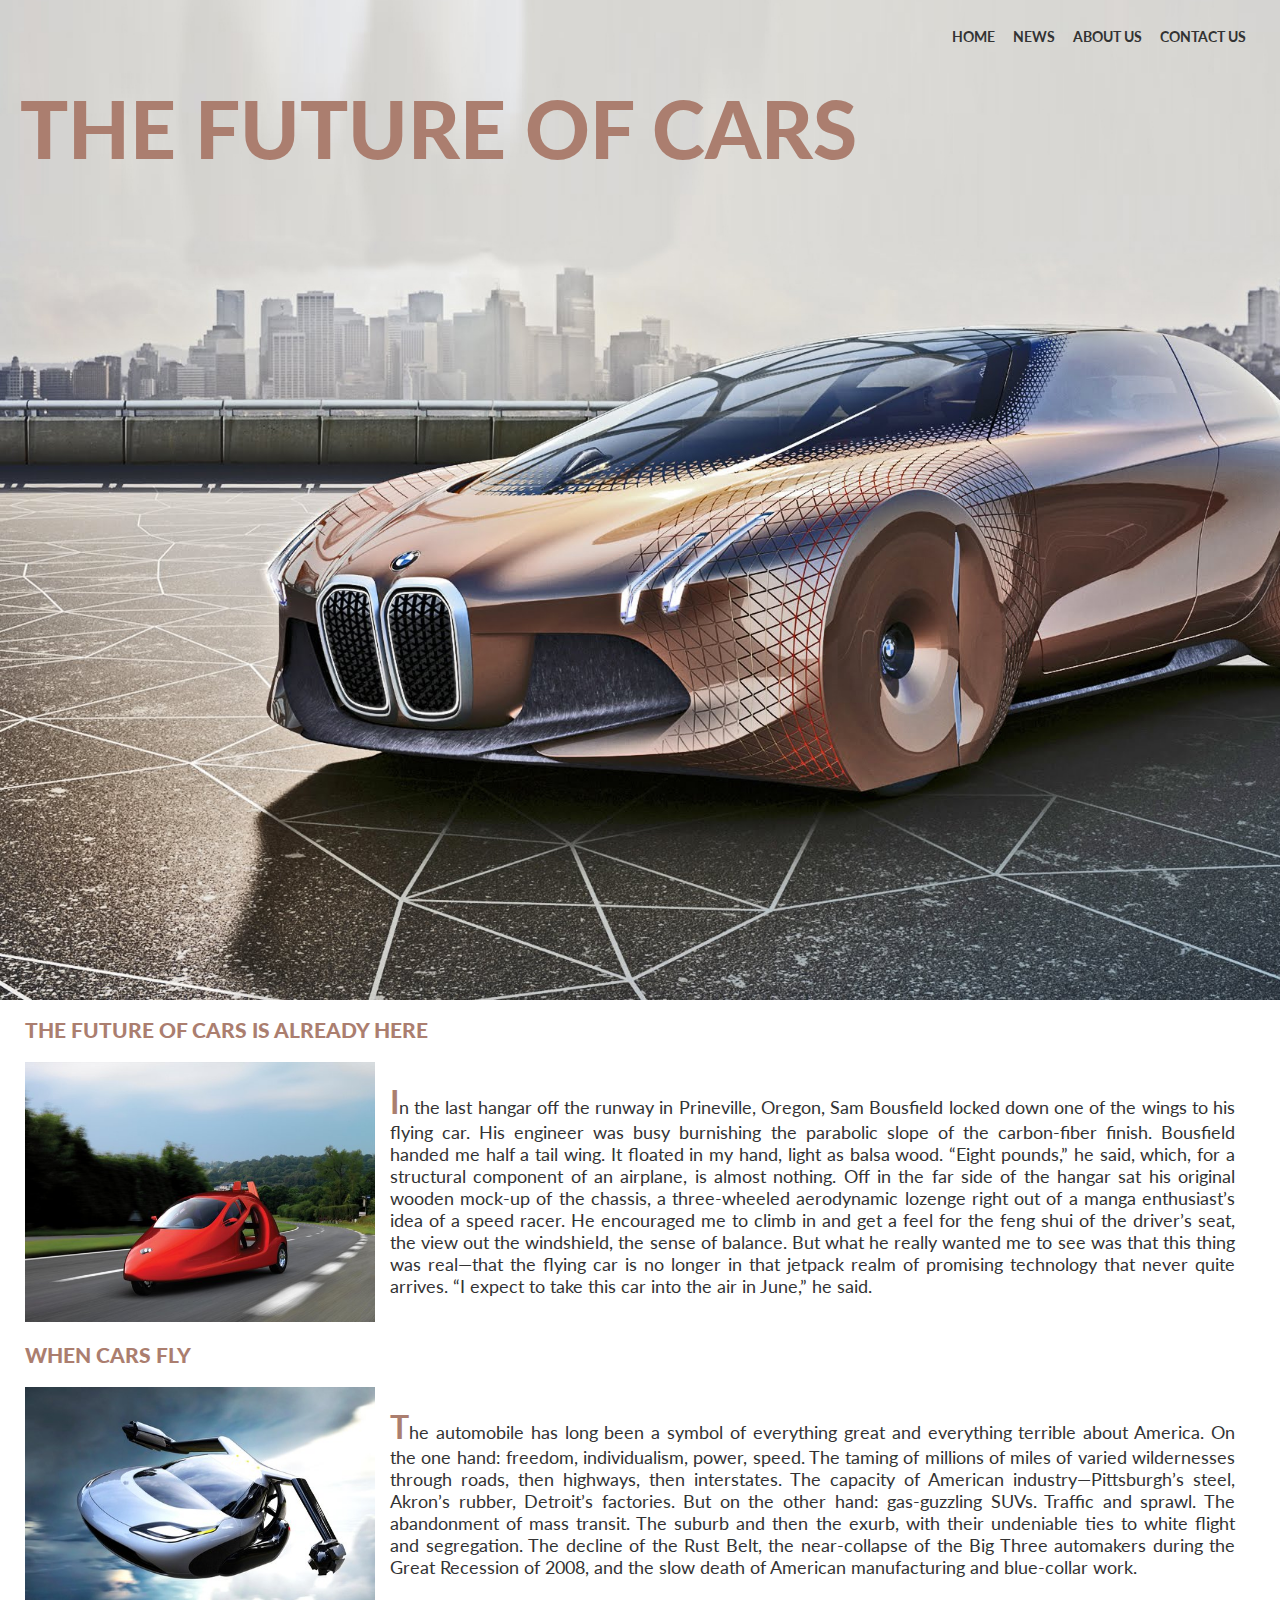
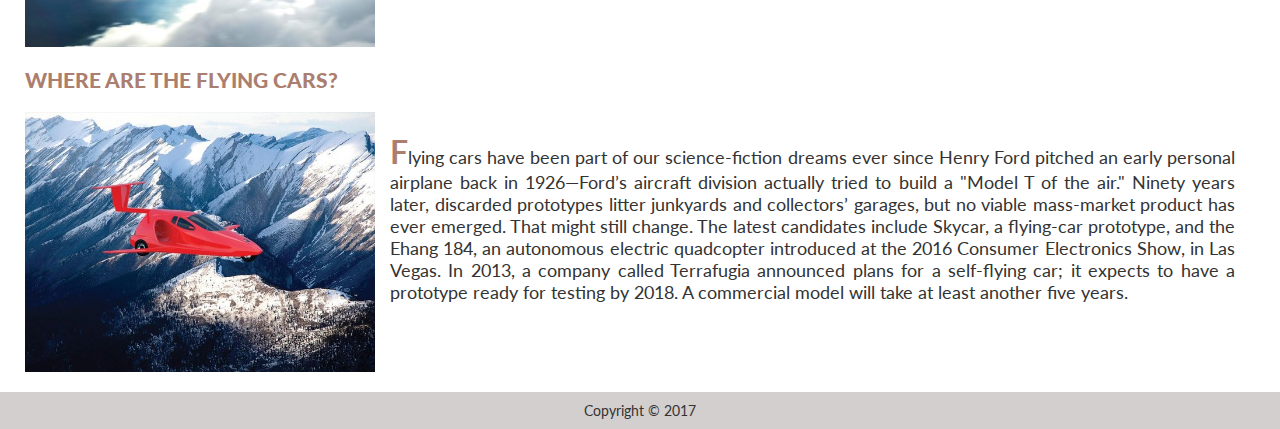
<file: lab_01/cars/index.html>
<!DOCTYPE html>
<html lang="en">
<head>
    <meta charset="UTF-8">
    <title>The Future of Cars</title>
    <link rel="stylesheet" href="style.css">
</head>
<body>
<nav>
    <ul>
        <li><a href="#" title="home" id="home">home</a></li>
        <li><a href="#" title="news" id="news">news</a></li>
        <li><a href="#" title="About Us" id="about-us">about us</a></li>
        <li><a href="#" title="Contact Us">contact us</a></li>
    </ul>
</nav>

<header class="header">
    <h1>the future of cars</h1>
</header>

<main class="content">
    <section>
        <article>
            <h2>The Future of Cars Is Already Here</h2>
            <img src="images/flyingcars1.jpg" alt="flyingcars1">

            <p>
                in the last hangar off the runway in Prineville, Oregon, Sam Bousfield locked down one of the wings
                to his flying car. His engineer was busy burnishing the parabolic slope of the carbon-fiber finish.
                Bousfield handed me half a tail wing. It floated in my hand, light as balsa wood. “Eight pounds,” he
                said, which, for a structural component of an airplane, is almost nothing. Off in the far side of
                the hangar sat his original wooden mock-up of the chassis, a three-wheeled aerodynamic lozenge right
                out of a manga enthusiast’s idea of a speed racer. He encouraged me to climb in and get a feel for
                the feng shui of the driver’s seat, the view out the windshield, the sense of balance. But what he
                really wanted me to see was that this thing was real—that the flying car is no longer in that
                jetpack realm of promising technology that never quite arrives. “I expect to take this car into the
                air in June,” he said.
            </p>
        </article>
        <article>
            <h2>When Cars Fly</h2>
            <img src="images/flyingcars2.jpg" alt="flyingcars2">
            <p>
                the automobile has long been a symbol of everything great and everything terrible about America. On
                the one hand: freedom, individualism, power, speed. The taming of millions of miles of varied
                wildernesses through roads, then highways, then interstates. The capacity of American
                industry—Pittsburgh’s steel, Akron’s rubber, Detroit’s factories.

                But on the other hand: gas-guzzling SUVs. Traffic and sprawl. The abandonment of mass transit. The
                suburb and then the exurb, with their undeniable ties to white flight and segregation. The decline
                of the Rust Belt, the near-collapse of the Big Three automakers during the Great Recession of 2008,
                and the slow death of American manufacturing and blue-collar work.
            </p>
        </article>
        <article>
            <h2>Where Are the Flying Cars?</h2>
            <img src="images/flyingcars3.jpg" alt="flyingcars3">

            <p>
                flying cars have been part of our science-fiction dreams ever since Henry Ford pitched an early
                personal airplane back in 1926—Ford’s aircraft division actually tried to build a "Model T of the
                air." Ninety years later, discarded prototypes litter junkyards and collectors’ garages, but no
                viable mass-market product has ever emerged.
                That might still change. The latest candidates include Skycar, a flying-car prototype, and the Ehang
                184, an autonomous electric quadcopter introduced at the 2016 Consumer Electronics Show, in Las
                Vegas. In 2013, a company called Terrafugia announced plans for a self-flying car; it expects to
                have a prototype ready for testing by 2018. A commercial model will take at least another five
                years.
            </p>
        </article>
    </section>
</main>
<footer>
    <span>Copyright &copy; 2017</span>
</footer>
</body>
</html>
</file>
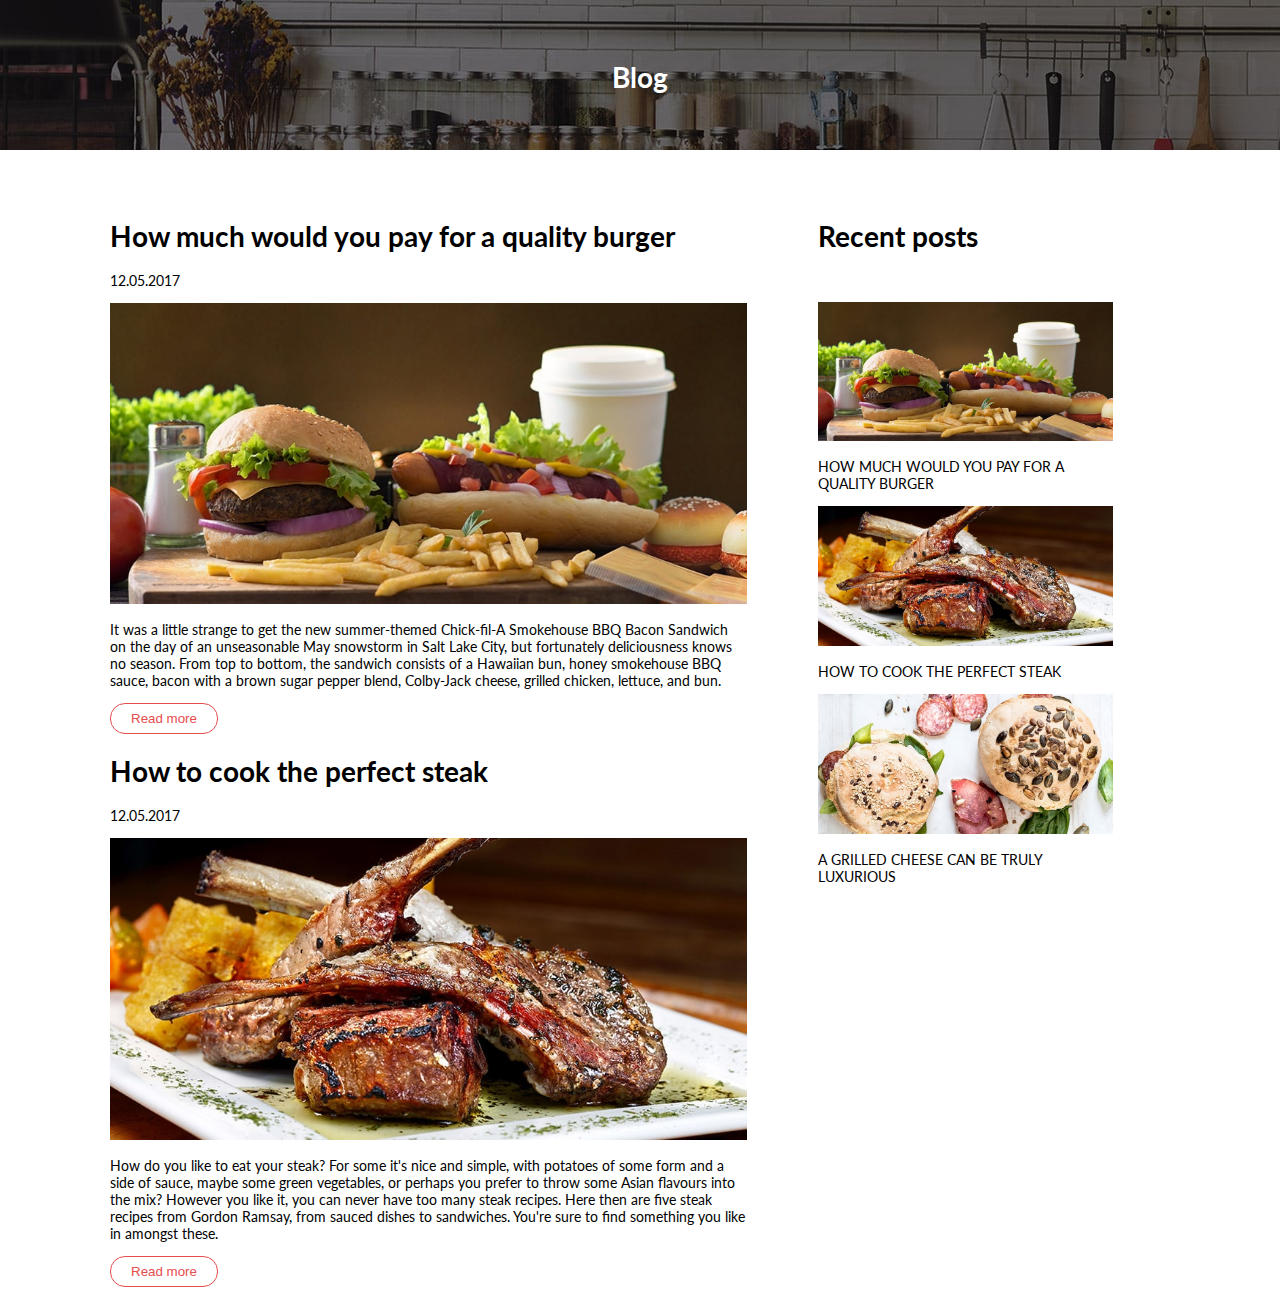
<file: lab_01/food/index.html>
<!DOCTYPE html>
<html lang="en">
<head>
    <meta charset="UTF-8">
    <title>Food Page</title>
    <link rel="stylesheet" href="style.css">
</head>
<body>
<header>
    <h1>Blog</h1>
</header>
<main>
    <div class="content">
        <article>
            <h1>How much would you pay for a quality burger</h1>
            <p class="date">12.05.2017</p>
            <img src="images/image-01.jpg" alt="food"/>
            <p>It was a little strange to get the new summer-themed Chick-fil-A Smokehouse BBQ Bacon Sandwich on the day
                of an unseasonable May snowstorm in Salt Lake City, but fortunately deliciousness knows no season.

                From top to bottom, the sandwich consists of a Hawaiian bun, honey smokehouse BBQ sauce, bacon with a
                brown sugar pepper blend, Colby-Jack cheese, grilled chicken, lettuce, and bun.</p>
            <button>Read more</button>
        </article>
        <article>
            <h1>How to cook the perfect steak</h1>
            <p class="date">12.05.2017</p>
            <img src="images/image-02.jpg" alt="food"/>
            <p>How do you like to eat your steak? For some it's nice and simple, with potatoes of some form and a side
                of sauce, maybe some green vegetables, or perhaps you prefer to throw some Asian flavours into the mix?

                However you like it, you can never have too many steak recipes. Here then are five steak recipes from
                Gordon Ramsay, from sauced dishes to sandwiches. You're sure to find something you like in amongst
                these.</p>
            <button>Read more</button>
        </article>
    </div>
    <aside>
        <h1>Recent posts</h1>
        <img src="images/image-01.jpg" alt="food"/>
        <p>HOW MUCH WOULD YOU PAY FOR A QUALITY BURGER</p>
        <img src="images/image-02.jpg"/>
        <p>HOW TO COOK THE PERFECT STEAK</p>
        <img src="images/image-03.jpg" alt="food"/>
        <p>A GRILLED CHEESE CAN BE TRULY LUXURIOUS</p>
    </aside>
</main>

</body>
</html>
</file>
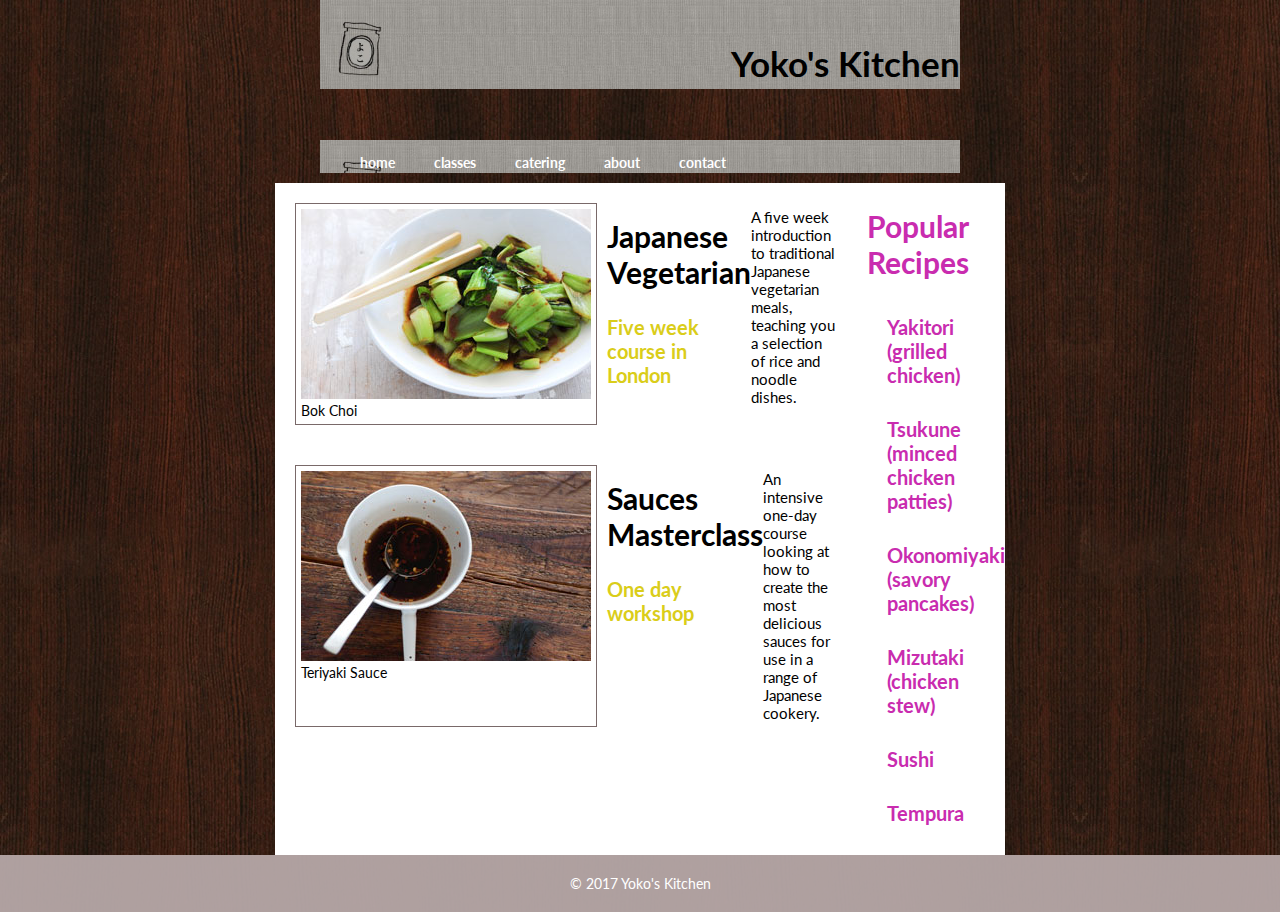
<file: lab_01/kitchen/index.html>
<!doctype html>
<html lang="en">
<head>
    <meta charset="UTF-8">
    <title>Japanese Kitchen</title>
    <link rel="stylesheet" href="style.css">
</head>
<body>
<header>
    <h1>Yoko's Kitchen</h1>
</header>
<nav>
    <ul>
        <li><a href="#">home</a></li>
        <li><a href="#">classes</a></li>
        <li><a href="#">catering</a></li>
        <li><a href="#">about</a></li>
        <li><a href="#">contact</a></li>
    </ul>
</nav>
<main>
    <section class="courses">
        <article>
            <figure>
                <img src="images/bok-choi.jpg" alt="Bok Choi"/>
                <figcaption>Bok Choi</figcaption>
            </figure>
            <div>
                <h2>Japanese Vegetarian</h2>
                <h3>Five week course in London</h3>
            </div>
            <p>
                A five week introduction to traditional Japanese vegetarian meals, teaching you a selection of rice and
                noodle dishes.
            </p>
        </article>
        <article>
            <figure>
                <img src="images/teriyaki.jpg" alt="Teriyaki sauce"/>
                <figcaption>Teriyaki Sauce</figcaption>
            </figure>
            <div>
                <h2>Sauces Masterclass</h2>
                <h3>One day workshop</h3>
            </div>
            <p>An intensive one-day course looking at how to create the most delicious sauces for use in a range of
                Japanese cookery.</p>
        </article>
    </section>
    <aside>
        <section class="popular-recipes">
            <h2>Popular Recipes</h2>
            <ul>
                <li><a href="#">Yakitori (grilled chicken)</a></li>
                <li><a href="#">Tsukune (minced chicken patties)</a></li>
                <li><a href="#">Okonomiyaki (savory pancakes)</a></li>
                <li><a href="#">Mizutaki (chicken stew)</a></li>
                <li><a href="#">Sushi</a></li>
                <li><a href="#">Tempura</a></li>
            </ul>
        </section>
    </aside>
</main>
<footer>
    &copy; 2017 Yoko's Kitchen
</footer>
</body>
</html>
</file>
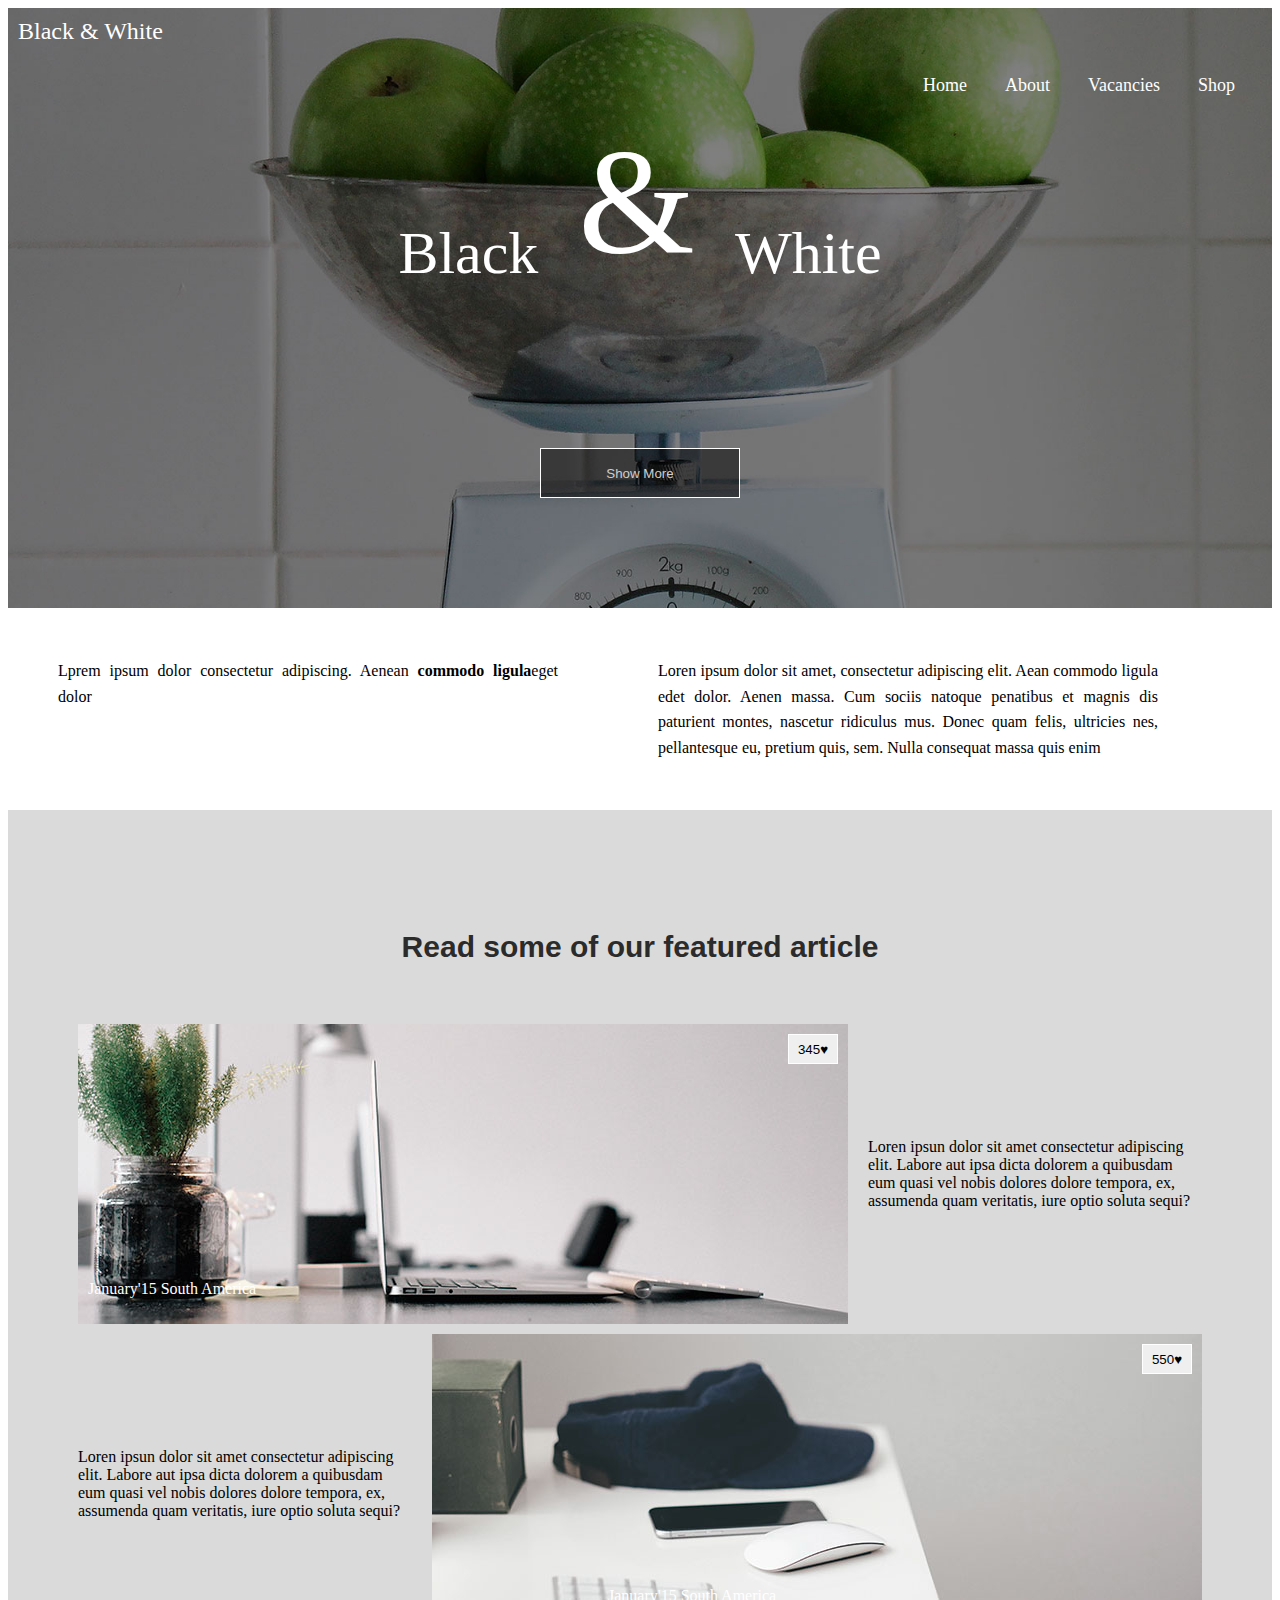
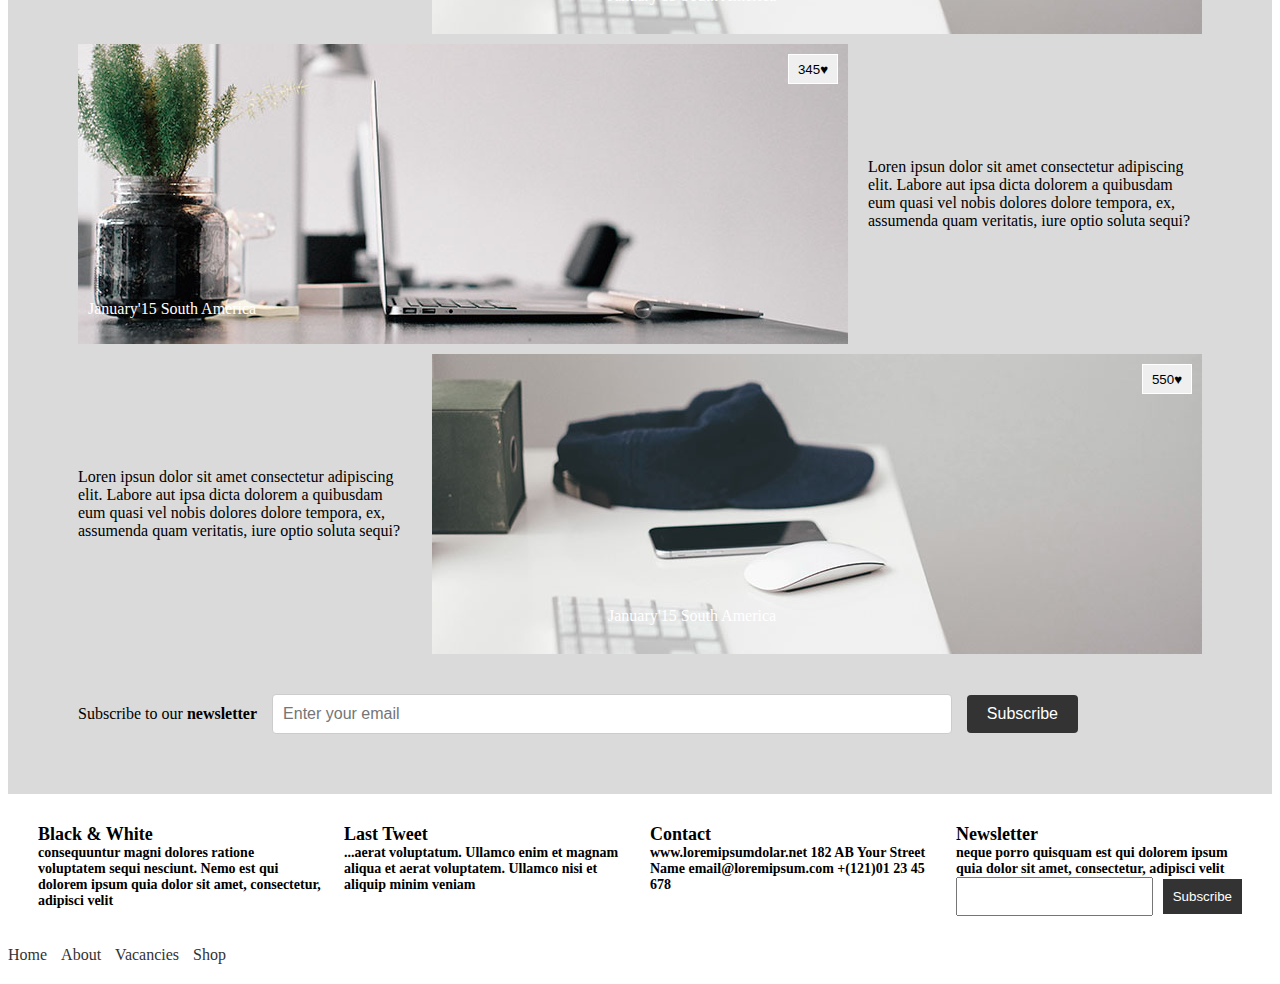
<file: lab_02/apple/index.html>
<!DOCTYPE html>
<html lang="en">
  <head>
    <meta charset="UTF-8" />
    <title>Black&White</title>
    <link rel="stylesheet" href="style.css" />
  </head>
  <header class="header">
    <div class="header__topheader">Black &#38; White</div>
    <nav class="header__nav">
      <ul class="nav__links">
        <li class="nav__links-item">
          <a class="nav__links-link" href="index.html">Home</a>
        </li>
        <li class="nav__links-item">
          <a class="nav__links-link" href="#">About</a>
        </li>
        <li class="nav__links-item">
          <a class="nav__links-link" href="#">Vacancies</a>
        </li>
        <li class="nav__links-item">
          <a class="nav__links-link" href="#">Shop</a>
        </li>
      </ul>
    </nav>
    <div class="header__title">
      Black
      <div class="header__title-symbol">&</div>
      White
    </div>
    <div class="header__button-container">
      <button class="header__button">Show More</button>
    </div>
  </header>
  <body>
    <div class="content">
      <div class="content__paragraphs">
        <p class="content__paragraph content__paragraph--short">
          Lprem ipsum dolor consectetur adipiscing. Aenean
          <b>commodo ligula</b>eget dolor
        </p>
        <p class="content__paragraph content__paragraph--long">
          Loren ipsum dolor sit amet, consectetur adipiscing elit. Aean commodo
          ligula edet dolor. Aenen massa. Cum sociis natoque penatibus et magnis
          dis paturient montes, nascetur ridiculus mus. Donec quam felis,
          ultricies nes, pellantesque eu, pretium quis, sem. Nulla consequat
          massa quis enim
        </p>
      </div>
      <main class="main">
        <h4 class="main__heading">
          Read some of our
          <b class="main__heading-highlight">featured article</b>
        </h4>

        <div class="main__article main__article--first">
          <div class="main__article-container">
            <button class="main__article-button main__article-button--first">
              345♥
            </button>
            <img
              class="main__article-image main__article-image--large"
              src="sample.jpg"
              alt="laptop"
            />
            <p class="main__article-caption main__article-caption--first">
              January'15 South America
            </p>
            <p class="main__article-text">
              Loren ipsun dolor sit amet consectetur adipiscing elit. Labore aut
              ipsa dicta dolorem a quibusdam eum quasi vel nobis dolores dolore
              tempora, ex, assumenda quam veritatis, iure optio soluta sequi?
            </p>
          </div>
        </div>

        <div class="main__article main__article--second">
          <div class="main__article-container">
            <p class="main__article-text">
              Loren ipsun dolor sit amet consectetur adipiscing elit. Labore aut
              ipsa dicta dolorem a quibusdam eum quasi vel nobis dolores dolore
              tempora, ex, assumenda quam veritatis, iure optio soluta sequi?
            </p>
            <img
              class="main__article-image main__article-image--large"
              src="sample3.jpg"
              alt="table"
            />
            <button class="main__article-button main__article-button--second">
              550♥
            </button>
            <p class="main__article-caption main__article-caption--second">
              January'15 South America
            </p>
          </div>
        </div>

        <div class="main__article main__article--first">
            <div class="main__article-container">
              <button class="main__article-button main__article-button--first">
                345♥
              </button>
              <img
                class="main__article-image main__article-image--large"
                src="sample.jpg"
                alt="laptop"
              />
              <p class="main__article-caption main__article-caption--first">
                January'15 South America
              </p>
              <p class="main__article-text">
                Loren ipsun dolor sit amet consectetur adipiscing elit. Labore aut
                ipsa dicta dolorem a quibusdam eum quasi vel nobis dolores dolore
                tempora, ex, assumenda quam veritatis, iure optio soluta sequi?
              </p>
            </div>
          </div>

          <div class="main__article main__article--second">
            <div class="main__article-container">
              <p class="main__article-text">
                Loren ipsun dolor sit amet consectetur adipiscing elit. Labore aut
                ipsa dicta dolorem a quibusdam eum quasi vel nobis dolores dolore
                tempora, ex, assumenda quam veritatis, iure optio soluta sequi?
              </p>
              <img
                class="main__article-image main__article-image--large"
                src="sample3.jpg"
                alt="table"
              />
              <button class="main__article-button main__article-button--second">
                550♥
              </button>
              <p class="main__article-caption main__article-caption--second">
                January'15 South America
              </p>
            </div>
          </div>

        <form class="form-news">
          <label for="email" class="form-news__label">
            <p class="form-news__label-text">
              Subscribe to our
              <b class="form-news__label-highlight">newsletter</b>
            </p>
          </label>
          <input
            class="form-news__input"
            type="text"
            id="email"
            name="email"
            placeholder="Enter your email"
          />
          <div class="form-news__button-container">
            <button class="form-news__button">Subscribe</button>
          </div>
        </form>
      </main>

      <div class="footer">
        <div class="footer__item">
          <h5 class="footer__item-heading">Black & White</h5>
          <h6 class="footer__item-text">
            consequuntur magni dolores ratione voluptatem sequi nesciunt. Nemo
            est qui dolorem ipsum quia dolor sit amet, consectetur, adipisci
            velit
          </h6>
        </div>
        <div class="footer__item">
          <h5 class="footer__item-heading">Last Tweet</h5>
          <h6 class="footer__item-text">
            ...aerat voluptatum. Ullamco enim et magnam aliqua et aerat
            voluptatem. Ullamco nisi et aliquip minim veniam
          </h6>
        </div>
        <div class="footer__item">
          <h5 class="footer__item-heading">Contact</h5>
          <h6 class="footer__item-text">
            www.loremipsumdolar.net 182 AB Your Street Name email@loremipsum.com
            +(121)01 23 45 678
          </h6>
        </div>
        <div class="footer__item">
          <h5 class="footer__item-heading">Newsletter</h5>
          <h6 class="footer__item-text">
            neque porro quisquam est qui dolorem ipsum quia dolor sit amet,
            consectetur, adipisci velit
          </h6>
          <form class="footer__newsletter-form">
            <div class="footer__newsletter-form-group">
              <input
                class="footer__newsletter-input"
                type="text"
                id="email"
                name="email"
              />
              <div class="footer__newsletter-button-container">
                <button class="footer__newsletter-button">Subscribe</button>
              </div>
            </div>
          </form>
        </div>
      </div>

      <div class="footer__links">
        <ul class="footer__links-list">
          <li class="footer__links-item">
            <a class="footer__links-link" href="#">Home</a>
          </li>
          <li class="footer__links-item">
            <a class="footer__links-link" href="#">About</a>
          </li>
          <li class="footer__links-item">
            <a class="footer__links-link" href="#">Vacancies</a>
          </li>
          <li class="footer__links-item">
            <a class="footer__links-link" href="#">Shop</a>
          </li>
        </ul>
      </div>
    </div>
  </body>
</html>
</file>
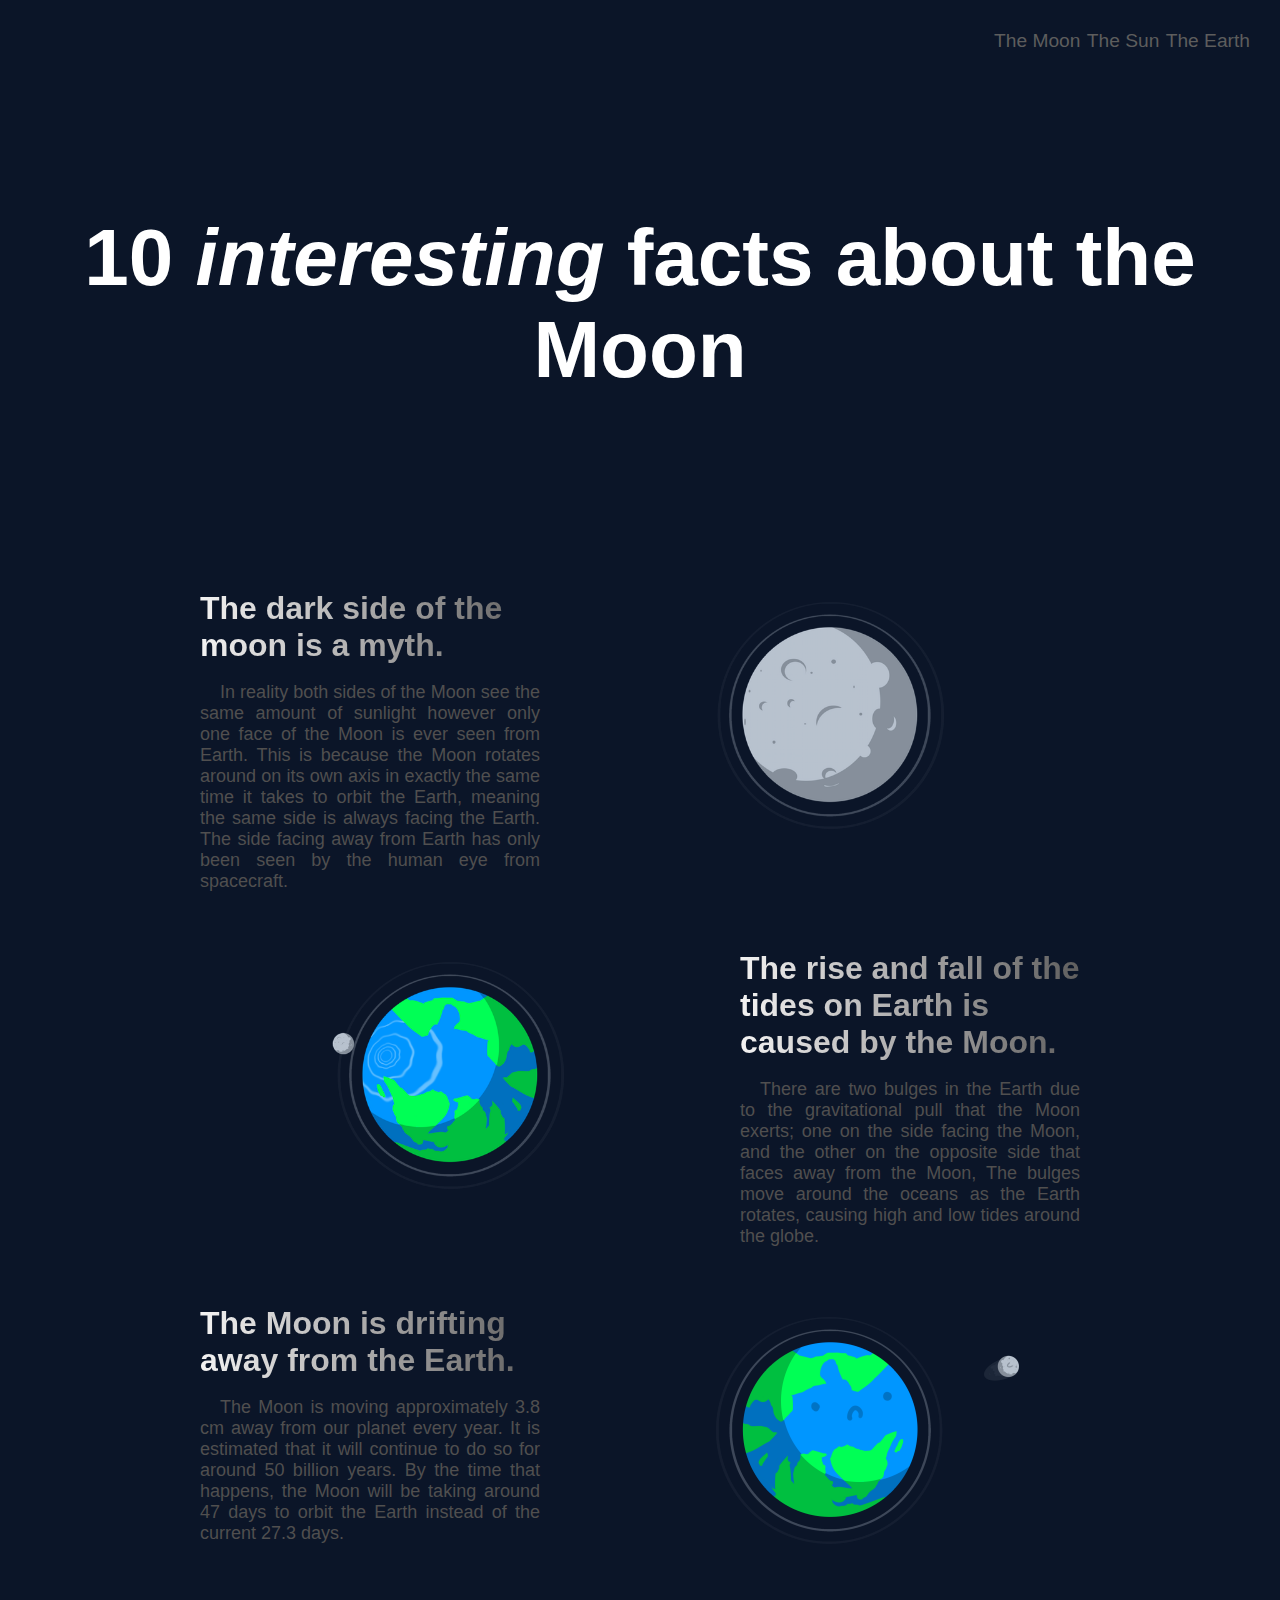
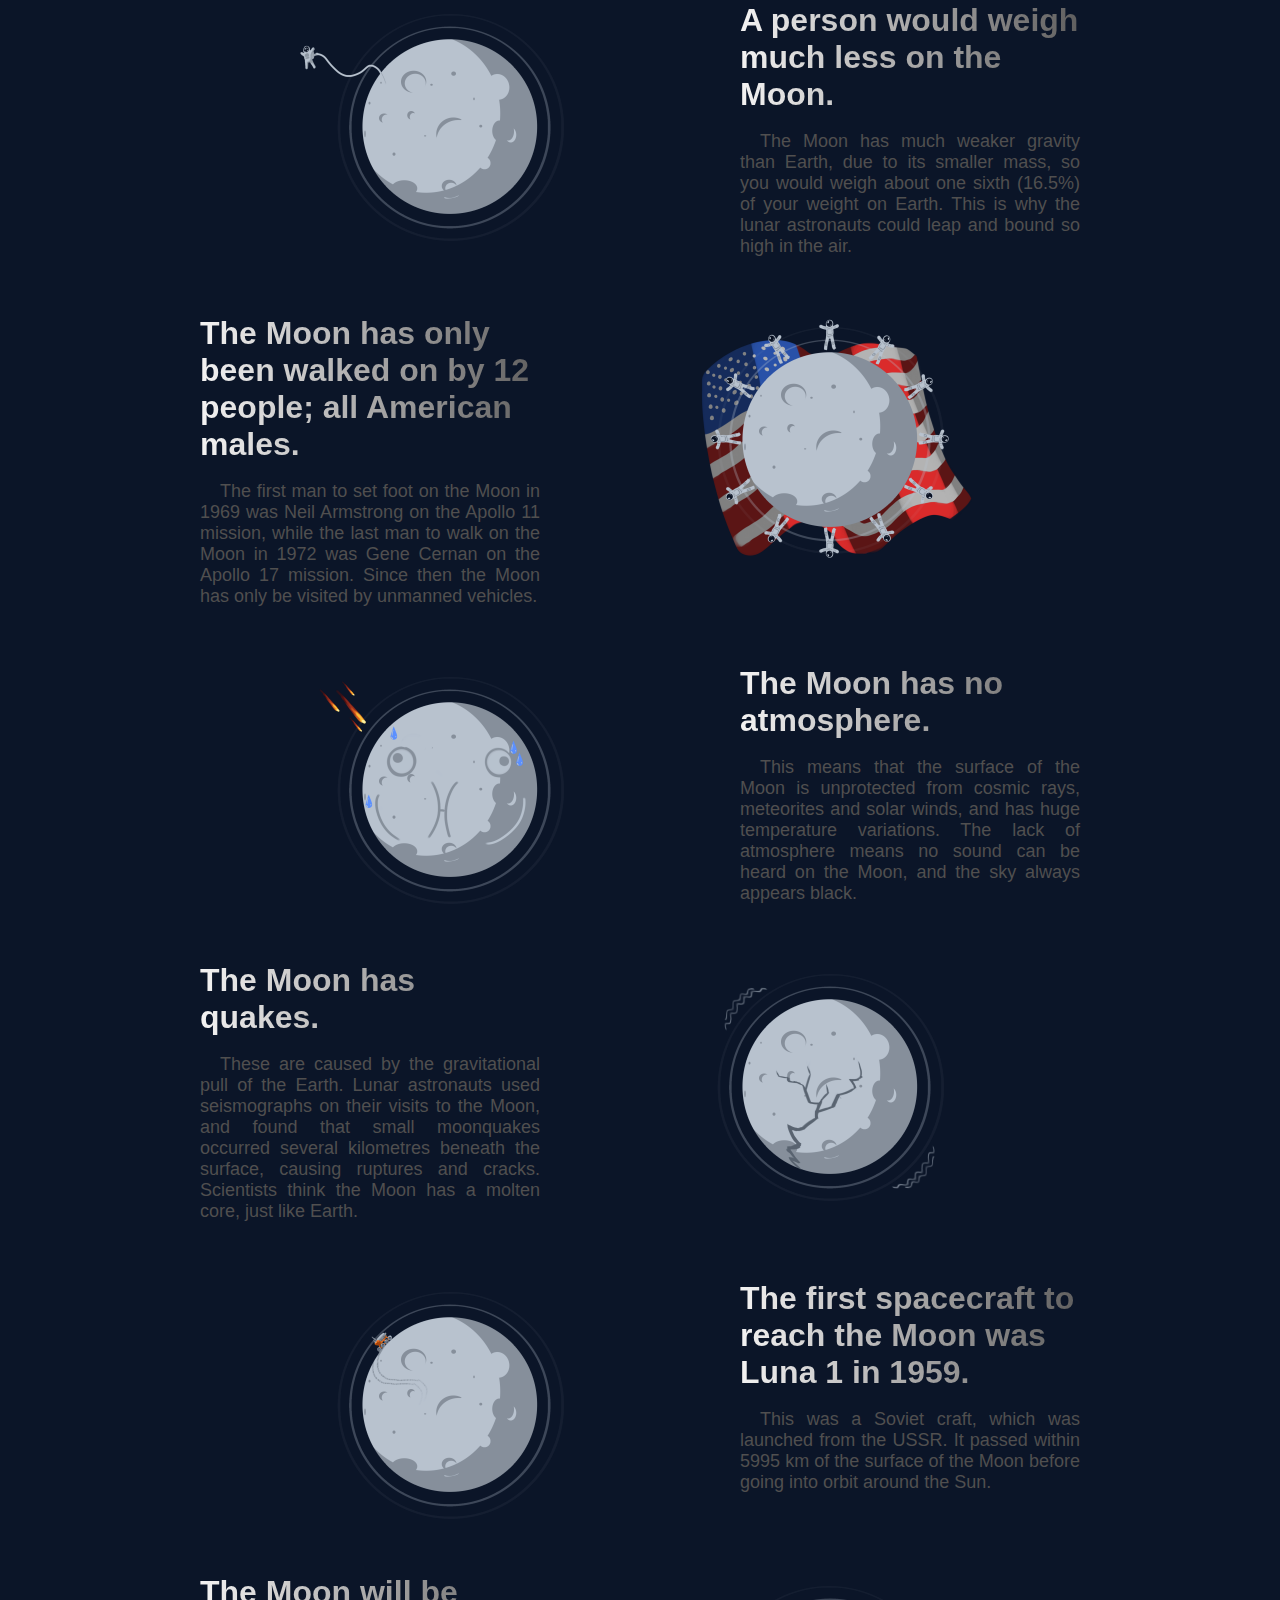
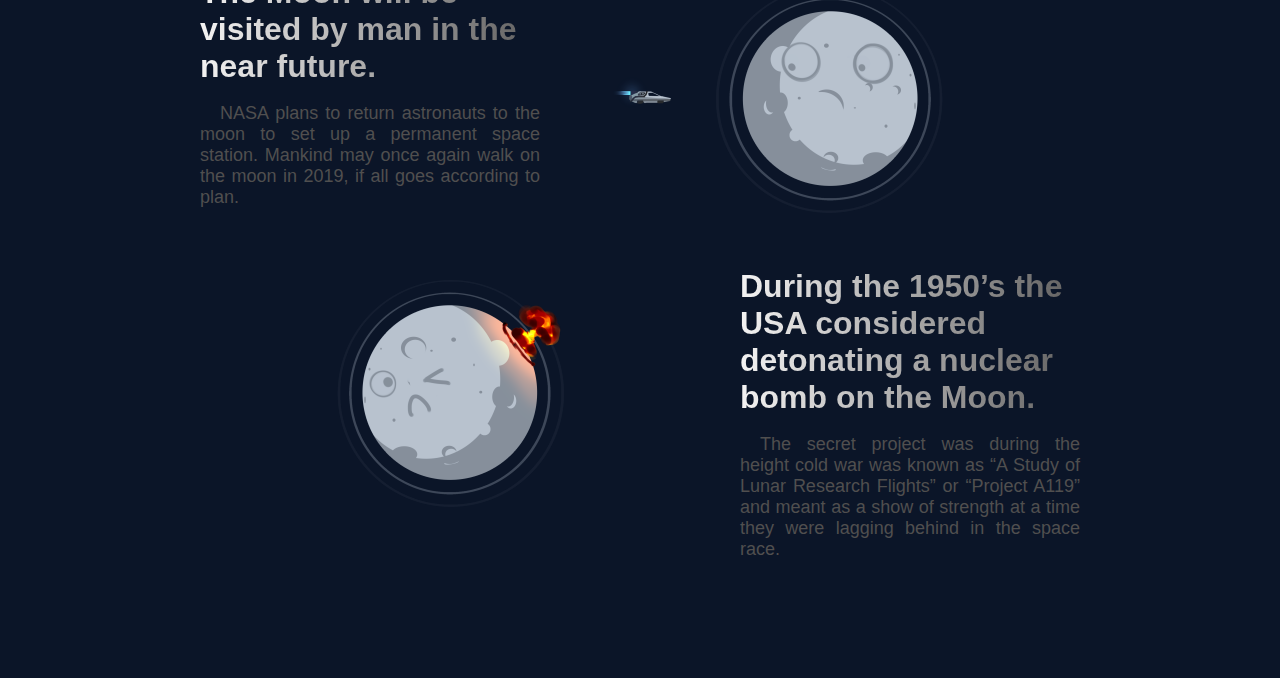
<file: lab_03/planets/index.html>
<!DOCTYPE html>
<html lang="en">
  <head>
    <title>Planets</title>
    <link rel="stylesheet" href="style.css" />
  </head>

  <body>
    <header>
      <div class="nav">
        <nav>
          <a href="#moon">The Moon</a>
          <a class="g" href="#sun">The Sun</a>
          <a class="f" href="#earth">The Earth</a>
        </nav>
      </div>
      <h1 id="home">10 <span>interesting</span> facts about the Moon</h1>
    </header>

    <div class="facts">
      <div class="conteiner">
        <div class="images">
          <img src="dark-side.png" alt="dark-side" />
        </div>
        <div class="text">
          <h2>The dark side of the moon is a myth.</h2>
         <p>
            In reality both sides of the Moon see the same amount of sunlight however only one face of the Moon is ever
            seen from Earth. This is because the Moon rotates around on its own axis in exactly the same time it takes
            to orbit the Earth, meaning the same side is always facing the Earth. The side facing away from Earth has
            only been seen by the human eye from spacecraft.
          </p>
        </div>
      </div>

      <div class="conteiner">
        <div class="images">
          <img src="earth-tides.png" alt="earth-tides" />
        </div>
        <div class="text">
          <h2>The rise and fall of the tides on Earth is caused by the Moon.</h2>
          <p>
            There are two bulges in the Earth due to the gravitational pull that the Moon exerts; one on the side facing
            the Moon, and the other on the opposite side that faces away from the Moon, The bulges move around the
            oceans as the Earth rotates, causing high and low tides around the globe.
          </p>
        </div>
      </div>

      <div class="conteiner">
        <div class="images">
          <img src="drifting-moon.png" alt="drifting-moon" />
        </div>
        <div class="text">
          <h2>The Moon is drifting away from the Earth.</h2>
          <p>
            The Moon is moving approximately 3.8 cm away from our planet every year. It is estimated that it will
            continue to do so for around 50 billion years. By the time that happens, the Moon will be taking around 47
            days to orbit the Earth instead of the current 27.3 days.
          </p>
        </div>
      </div>

      <div class="conteiner">
        <div class="images">
          <img src="less-weight-on-the-moon.png" alt="less-weight-on-the-moon" />
        </div>
        <div class="text">
          <h2>A person would weigh much less on the Moon.</h2>
          <p>
            The Moon has much weaker gravity than Earth, due to its smaller mass, so you would weigh about one sixth
            (16.5%) of your weight on Earth. This is why the lunar astronauts could leap and bound so high in the air.
          </p>
        </div>
      </div>

      <div class="conteiner">
        <div class="images">
          <img src="12-americans.png" alt="12-americans" />
        </div>
        <div class="text">
          <h2>The Moon has only been walked on by 12 people; all American males.</h2>
          <p>
            The first man to set foot on the Moon in 1969 was Neil Armstrong on the Apollo 11 mission, while the last
            man to walk on the Moon in 1972 was Gene Cernan on the Apollo 17 mission. Since then the Moon has only be
            visited by unmanned vehicles.
          </p>
        </div>
      </div>

      <div class="conteiner">
        <div class="images">
          <img src="no-atmosphere.png" alt="no-atmosphere" />
        </div>
        <div class="text">
          <h2>The Moon has no atmosphere.</h2>
          <p>
            This means that the surface of the Moon is unprotected from cosmic rays, meteorites and solar winds, and has
            huge temperature variations. The lack of atmosphere means no sound can be heard on the Moon, and the sky
            always appears black.
          </p>
        </div>
      </div>

      <div class="conteiner">
        <div class="images">
          <img src="moon-quakes.png" alt="moon-quakes" />
        </div>
        <div class="text">
          <h2>The Moon has quakes.</h2>
          <p>
            These are caused by the gravitational pull of the Earth. Lunar astronauts used seismographs on their visits
            to the Moon, and found that small moonquakes occurred several kilometres beneath the surface, causing
            ruptures and cracks. Scientists think the Moon has a molten core, just like Earth.
          </p>
        </div>
      </div>

      <div class="conteiner">
        <div class="images">
          <img src="spacecraft.png" alt="spacecraft" />
        </div>
        <div class="text">
          <h2>The first spacecraft to reach the Moon was Luna 1 in 1959.</h2>
          <p>
            This was a Soviet craft, which was launched from the USSR. It passed within 5995 km of the surface of the
            Moon before going into orbit around the Sun.
          </p>
        </div>
      </div>

      <div class="conteiner">
        <div class="images">
          <img src="moon-station.png" alt="moon-station" />
        </div>
        <div class="text">
          <h2>The Moon will be visited by man in the near future.</h2>
          <p>
            NASA plans to return astronauts to the moon to set up a permanent space station. Mankind may once again walk
            on the moon in 2019, if all goes according to plan.
          </p>
        </div>
      </div>

      <div class="conteiner">
        <div class="images">
          <img src="nuclear-bomb.png" alt="nuclear-bomb" />
        </div>
        <div class="text">
          <h2>During the 1950’s the USA considered detonating a nuclear bomb on the Moon.</h2>
          <p>
            The secret project was during the height cold war was known as “A Study of Lunar Research Flights” or
            “Project A119” and meant as a show of strength at a time they were lagging behind in the space race.
          </p>
        </div>
      </div>
      
    </div>
    <button>
      <a href="#home">UP</a>
    </button>
  </body>
</html>
</file>
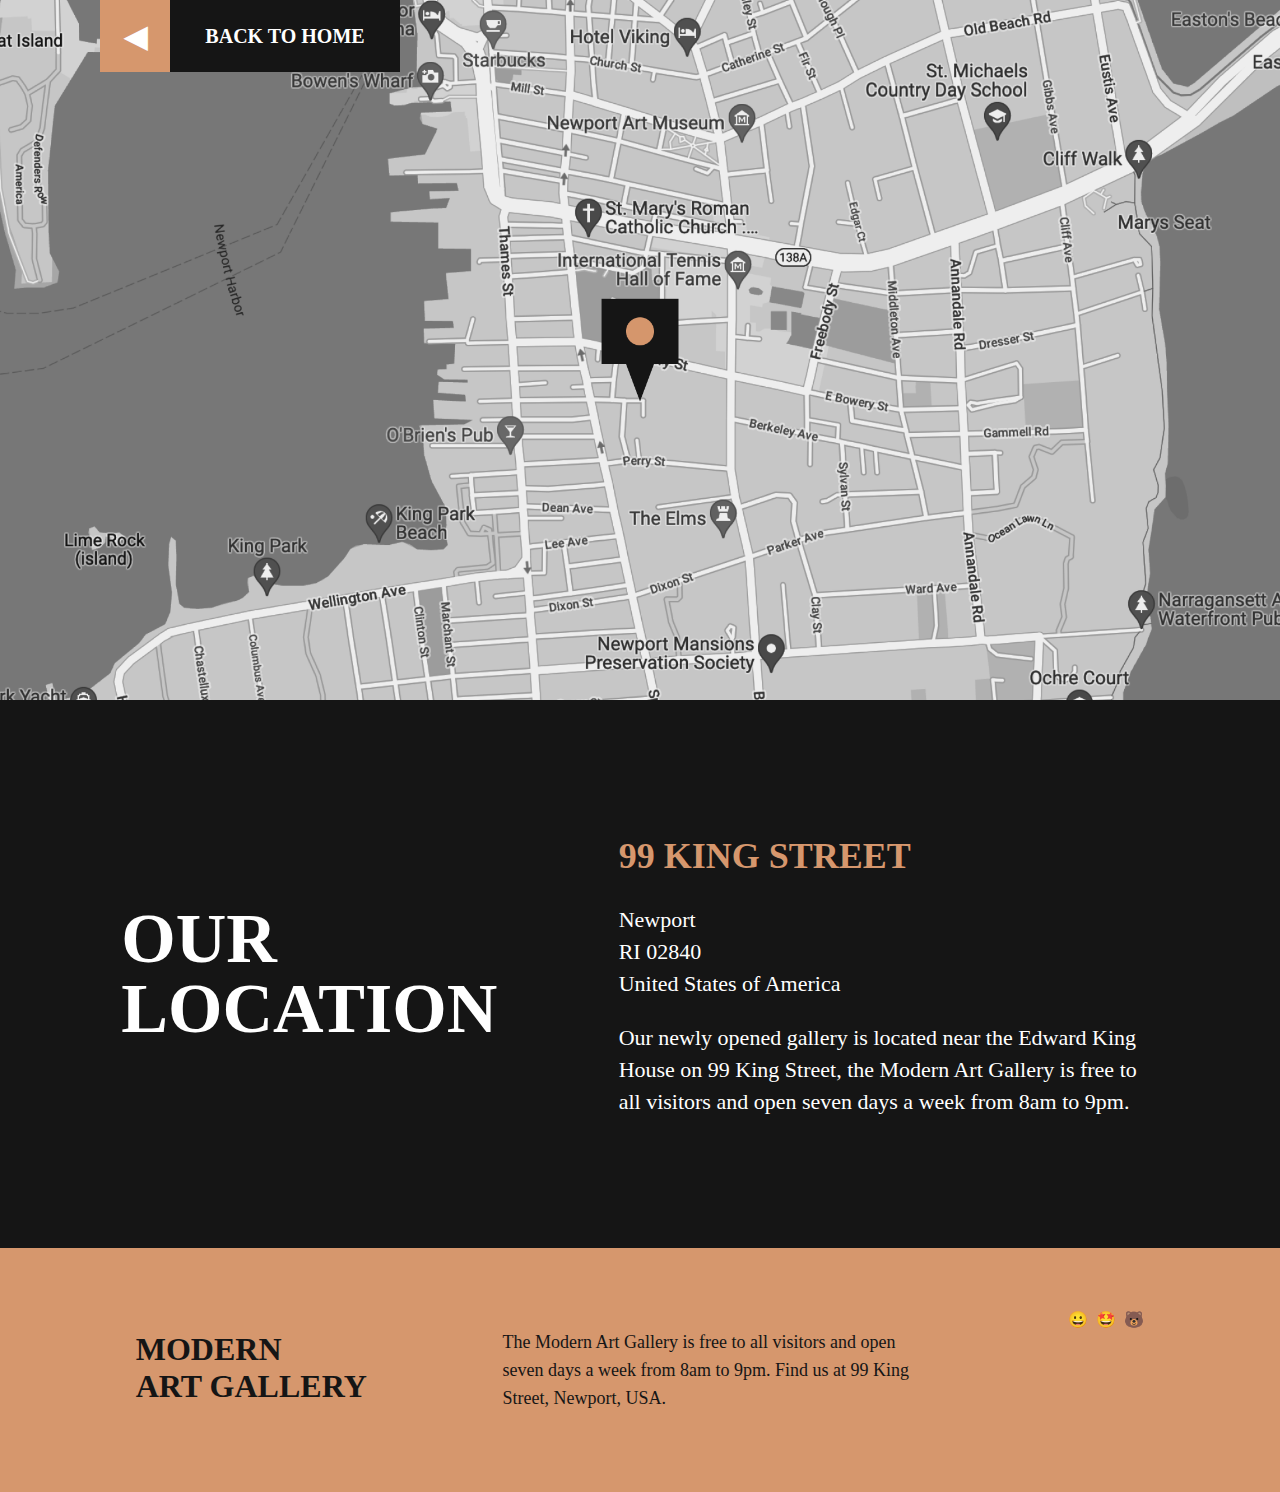
<file: lab_04/museum/location.html>
<!DOCTYPE html>
<html lang="en">
<head>
    <meta charset="UTF-8">
    <meta name="viewport" content="width=device-width, initial-scale=1.0">
    <title>Document</title>
    <link rel="stylesheet" href="stylelocation.css">
</head>
<body>




    <main>
        <div class="main-img"></div>

        <a href="index.html">
            <button>


                <div class="left__fact">▶</div>

                <div class="right__fact">BACK TO HOME</div>

            </button>
        </a>
        <div class="header_topheader">


            <div class="left__text__fact">
                <h1>OUR <br>LOCATION</h1>
            </div>


            <div class="right__text__fact">
                <h2>99 KING STREET</h2>
                <p>Newport<br>RI 02840<br>United States of America</p>
                <p>Our newly opened gallery is located near the Edward King House on 99 King Street, the Modern Art Gallery is free to all visitors and open seven days a week from 8am to 9pm.</p>
            </div>
            
        </div>
    </button>
    </main>
    

    <footer>
        <div class="topheader___fact">

            <div class="topheader__text__fact">

                <h1>MODERN <br> ART GALLERY</h1>
                <p>The Modern Art Gallery is free to all visitors and open seven days a week from 8am to 9pm. Find us at 99 King Street, Newport, USA.</p>
                <div class="logo_fact">
                    
                    <div class="logo">😀</div>
                    <div class="logo">🤩</div>
                    <div class="logo">🐻</div>  
                </div>
                
            </div>
        </div>
    </footer>

</body>
</html>
</file>
<file: lab_01/cars/style.css>
@import url('https://fonts.googleapis.com/css?family=Lato');

body {
    font-family: 'Lato', sans-serif;
    font-size: 14px;
    color: #2e2e2e;
    margin: 0;
    padding: 0;
}

header {
    background: url(images/car-future.jpg);
    background-size: cover;
    height: 1000px;
}

header h1 {
    font-size: 80px;
    font-weight: 900;
    color: #ab7e6f;
    text-transform: uppercase;
    margin: 0;
    padding: 80px 0 0 20px;
}

nav {
    margin: 20px;
    float: right;
}

nav ul {
    margin: 0;
    padding: 7px;
    height: 20px;
    line-height: 20px;
}

nav ul li {
    display: inline-block;
}

nav a,
nav a:link,
nav a:active,
nav a:visited {
    text-transform: uppercase;
    color: #333;
    font-size: 1em;
    font-weight: bold;
    padding: 5px 7px 10px 7px;
    text-decoration: none;
}

nav a:hover {
    color: #ab7e6f;
}

.content section {
    padding-left: 25px;
    padding-right: 25px;
    text-align: justify;
}

article {
    margin-bottom: 20px;
}

article img {
    width: 350px;
    height: 260px;
    margin-right: 15px;
    float: left;
}

article h2 {
    color: #ab7e6f;
    font-weight: 900;
    text-transform: uppercase;
    margin-bottom: 20px;
}

article p {
    font-size: 18px;
    color: #333;
    margin: 0;
    padding: 20px;
}

article p:first-of-type:first-letter {
    font-size: 32px;
    font-weight: bold;
    color: #ab7e6f;
    text-transform: uppercase;
}

article:after {
    content: '';
    display: block;
    clear: both;
}

footer {
    background-color: #d3cfcf;
}

footer span {
    text-align: center;
    display: block;
    color: #333;
    padding: 10px;
}
</file>
<file: lab_01/food/style.css>
@import url('https://fonts.googleapis.com/css?family=Lato'); 
 

body { 
    font-family: 'Lato', sans-serif; 
    font-size: 14px; 
    margin: 0; 
    padding: 0;
} 
 
header { 
    background: url(images/header.jpg); 
    height: 150px; 
    width: 100%;
    background-size: center; 
    margin: auto;
} 
 
    
 
    header h1 { 
        color: #fff; 
        padding: 60px; 
        margin: 0;
        text-align: center; 
    } 
 
main { 
    margin: 50px;
} 
 
div.content { 
    float: left; 
    width: 60%; 
    padding-left: 60px; 
} 
 
article { 
    width: 90%; 
    margin-bottom: 20px; 

} 
 
    article button { 
        color: #e64d4d; 
        background: none; 
        border: 1.05px solid #e64d4d; 
        border-radius: 15px; 
        padding: 7px 20px;
    } 
 
        article button:hover { 
            background-color: #e64d4d; 
            color: #fff; 
            cursor: pointer; 
        } 
 
    article img { 
        width: 100%;
    } 
 
aside { 
    float: left; 
    width: 25%; 
    padding-right: 30px;
    margin: auto;
}

    aside h1 { 
        padding-bottom: 30px; 
    
    } 
 
    aside img { 
        width: 100%;
    }
</file>
<file: lab_01/kitchen/style.css>
@import url('https://fonts.googleapis.com/css?family=Lato');




header{
    background: url(images/header-page.jpg)no-repeat;
    background-size: 100%;
    height: 130px;
    width: 50%;
}

body{
    background: url(images/dark-wood.jpg);
    font-family:'Lato',sans-serif;
    font-size:14px;
    text-decoration-color: #333333;
    margin: 0px;
    align-items: center;
    display: flex;
    flex-direction: column;
}

h1{
    margin: 0;
    text-align: end;
    padding-top: 42px;
    font-size: 35px;
}
nav{
    background: url(images/header-page.jpg)no-repeat;
    background-size: 100%;
    width: 50%;
    height: 33px;
    margin-top: 10px;
    margin-bottom: 10px;
    li{
        display: inline-block; 

    }
    a{
        padding-right: 35px;
        color: #fff;
    }
}
ul{
    list-style-type: none;
}
a{
    text-decoration: none;
    font-size: 1em;
    font-weight: bold;
}
main{
    background-color: #fff;
    width: 57%;
    display: flex;
}



figure{
    border-color: #796969;
    border-style: solid;
    border-width: 1px;
    padding: 5px;
    margin: 10px;
    float: left;

}
main article:after{
    content: '';
    display: block;
    clear: both;
}
article{
    display: flex;
    padding: 10px;
}
footer{
    width: 100%;
    color: #fff;
    text-align: center;
    background-color: #b4a6a6f5;
    padding: 20px 0 20px 0;
}
.recipe{
    padding-top: 0px;
}
aside{

    h2{
        padding-bottom: 10px;
        margin-left: 20px;
        color: #c92caf;
    }

    li{
        font-size: 20px;
        margin-bottom: 30px;
        text-decoration: none;
    }

    a{
        color: #c92caf;
    }
}



h2{
    font-size: 30px;
}
h3{
    color: #dacd1a;
    font-size: 20px;
}

p{
    font-size: 15px;
}
</file>
<file: lab_02/apple/style.css>
.header {
    background-image: url(apples.jpg);
    background-repeat: no-repeat center;
    background-size: cover;
    height: 600px;
    width: 100%;
  }
  
  .header__topheader {
    color: white;
    padding: 10px;
    font-size: 150%;
  }
  
  .header__title {
    color: white;
    font-size: 60px;
    display: flex;
    flex-direction: row;
    gap: 40px;
    text-align: center;
    justify-content: center;
    align-items: end;
  }
  
  .header__title-symbol {
    font-size: 150px;
    margin: 0;
  }
  
  .header__button-container {
    margin: 100px;
    text-align: center;
    padding-top: 60px;
  }
  
  .header__button {
    width: 200px;
    height: 50px;
    text-align: center;
    padding: 8px;
    border: 1px solid rgb(255, 255, 255);
    background-color: rgba(0, 0, 0, 0.5);
    color: rgb(206, 206, 206);
  }
  
  
  .header__nav {
    text-align: end;
  }
  
  .nav__links {
    margin: 0;
    padding: 20px;
    text-align: end;
  }
  
  .nav__links-item {
    display: inline;
  }
  
  .nav__links-link {
    padding: 5px 7px 10px 7px;
    margin: 10px;
    font-size: 18px;
    text-decoration: none;
    color: white;
  }
  

  .content {
    margin: 0;
    padding: 0;
  }
  
  .content__paragraphs {
    display: flex;
    flex-direction: row;
    gap: 100px;
    margin: 50px;
  }
  
  .content__paragraph {
    margin: 0;
  }
  
  .content__paragraph--short {
    width: 500px;
    text-align: justify;
    line-height: 1.6;
  }
  
  .content__paragraph--long {
    width: 500px;
    text-align: justify;
    line-height: 1.6;
  }
  
 
  .main {
    padding-bottom: 40px;
    background-color: #dadada;
    column-gap: 20px;
    padding: 20px;
  }
  
  .main__heading {
    font-family: "lato", sans-serif;
    padding-top: 60px;
    color: #2b2b2b;
    font-size: 30px;
    text-align: center;
    margin-bottom: 60px;
  }
  
  .main__heading-highlight {
    font-family: "lato", sans-serif;
  }
  
  
  .main__article {
    display: flex;
    flex-direction: row;
    align-items: center;
    gap: 20px;
    margin: 10px 50px;
    position: relative;
  }
  
  .main__article-container {
    display: flex;
    flex-direction: row;
    align-items: center;
    gap: 20px;
    position: relative;
  }
  
  .main__article-image {
    width: 100%;
    height: auto;
  }
  
  .main__article-image--large {
    display: grid;
    grid-template-rows: 1fr auto;
    position: relative;
    width: 100%;
    height: auto;
  }
  
  .main__article-caption--second {
      grid-row: 2 / 3; 
      color: white;
      padding: 10px;
      font-size: 16px;
      z-index: 5;
  }
  
  .main__article-button {
    position: absolute;
    width: 50px;
    height: 30px;
    border: 1px solid rgb(255, 255, 255);
  }
  
  .main__article-button--first {
    position: absolute;
    top: 10px;
    left: 710px;
    width: 50px;
    height: 30px;
    border: 1px solid rgb(255, 255, 255);
    z-index: 10; 
  }
  
  .main__article-button--second {
    top: 10px;
    right: 10px; 
  }
  
  .main__article-caption {
    position: absolute;
    font-size: 16px;
    color: white; 
  }
  
  .main__article-caption--first {
    bottom: 10px;
    left: 10px;
  }
  
  .main__article-caption--second {
    bottom: 3px;
    left: 520px;
  }
  
  .main__article-text {
    margin: 0;
  }
  
 
  .form-news {
      display: flex;
      align-items: center; 
      gap: 15px; 
      max-width: 1000px; 
      width: 120%; 
      margin: 40px 50px; 
    }
    
    .form-news__label {
      margin: 0; 
    }
    
    .form-news__label-text {
      margin: 0;
      padding: 0;
    }
    
    .form-news__input {
      flex: 1; 
      padding: 10px;
      font-size: 16px;
      border: 1px solid #ccc;
      border-radius: 4px;
      min-width: 250px; 
    }
    
    .form-news__button-container {
      margin: 0; 
    }
    
    .form-news__button {
      padding: 10px 20px;
      font-size: 16px;
      background-color: #333;
      color: white;
      border: none;
      border-radius: 4px;
      cursor: pointer;
    }
    
    .form-news__button:hover {
      background-color: #555; 
    }
    
    
  
  .footer {
    display: flex;
    justify-content: space-between;
    flex-wrap: wrap;
    margin: 20px;
  }
  
  .footer__item {
    flex: 1;
    margin: 10px;
  }
  
  .footer__item-heading {
    font-size: 18px;
    margin: 0;
  }
  
  .footer__item-text {
    font-size: 14px;
    margin: 0;
  }
  
  .footer__newsletter-form {
    display: flex;
    flex-direction: column;
  }
  
  .footer__newsletter-form-group {
    display: flex;
    align-items: center;
  }
  
  .footer__newsletter-input {
    width: 100%;
    padding: 10px;
  }
  
  .footer__newsletter-button-container {
    margin-left: 10px;
  }
  
  .footer__newsletter-button {
    padding: 10px;
    background-color: #333;
    color: #fff;
    border: none;
  }
  
  .footer__links {
    margin: 20px 0;
  }
  
  .footer__links-list {
    list-style: none;
    padding: 0;
  }
  
  .footer__links-item {
    display: inline;
    margin-right: 10px;
  }
  
  .footer__links-link {
    text-decoration: none;
    color: #333;
  }
</file>
<file: lab_03/planets/style.css>
body, p, h1, h2, h3, h4, h5 {
    font-family: 'Segoe UI', Tahoma, sans-serif;
}
button{
    display: none;
}
body { 
    margin: 0px;
    padding: 0px;
    background-color:#0b1528 ;
    color: #f9f7f7;
}

header{
    display: flex;
    flex-direction: column;
    justify-content: space-between;
    height: 50vh;
}

h1{
    color: rgb(255, 255, 255);
    text-align: center;
    font-size: 80px;
}

h1 span {
 font-style: italic;
}

.nav {
    display: flex;
    flex-direction: row;
    justify-content: right;
}

nav{
    display: flex;
    flex-direction: row;
    justify-content: space-between;
    width: 20%;
    padding: 30px 30px 0;
}

nav a{
    text-decoration: none;
    color: #5d5d5d;
    font-size: larger;
}

nav a:hover{
    color: #174e76;
}

.facts{
    position: relative;
    padding: 100px 200px;
}

.facts>div{
    display: flex;
}


.facts>div:nth-child(2n) {
    flex-direction: row;
}

.facts>div:nth-child(2n+1) {
    flex-direction: row-reverse;
}

.conteiner {
    margin-top: 40px;
    display: flex;
    gap: 40px;
    img{
        height: 250px;
    }
    p{
        text-indent: 20px;
        text-align: justify;
        font-size: large;
        color: #504f4f;
    }
    h2{
        margin: 0;
        font-size: 2em;
        background: linear-gradient(to right, #f4f3f3 0%, #5f5e5e 100%);
            background-clip: text;
            -webkit-text-fill-color: transparent;
    }
}

.conteiner>div {
    flex: 1;
}

.images {
    text-align: center;
}

.text div:nth-child(n) {
    display: flex;
    flex-direction: column;
}

.text div:nth-child(n+1) {
    display: flex;
    flex-direction: row-reverse;
}

@media (max-width: 1024px) {
    button {
        position: relative;
        border: none;
        background-color: #56b2f4;
        color: rgb(0, 0, 0);
        display: flex;
        flex-direction: row;
        justify-content: left;
        font-size: 14px;
        padding: 5px 10px;
        cursor: pointer;
        border-radius: 50%;
        width: 50px;
        height: 50px;
        align-items: center;
    }
    button a {
        color: rgb(255, 255, 255);
        text-decoration: none;
        margin-left: 2px;
        font-size: large;
    }
    .nav {
        display: flex;
        flex-direction: row;
        justify-content:center;
    }
    nav {
        display: flex;
        flex-direction: row;
        justify-content: space-between;
        width: 50%;
        padding: 15px 15px 0;
    }
    .facts {
        position: relative;
        padding: 50px 100px;
    }

    .facts>div {
        flex-direction: column;
        flex: 1 1 calc(100% - 40px);
        gap: 15px;
    }
    
    .facts>div:nth-child(2n),
    .facts>div:nth-child(2n+1) {
        flex-direction: column;
        align-items: center;
    }
}

@media (max-width: 768px) {
    button {
        position: relative;
        border: none;
        background-color: #5ab6f9;
        color: rgb(0, 0, 0);
        display: flex;
        flex-direction: row;
        justify-content: left;
        font-size: 14px;
        padding: 5px 10px;
        cursor: pointer;
        border-radius: 50%;
        width: 50px;
        height: 50px;
        align-items: center;
        margin: 0px 10px 10px;
    }

    button a {
        color: #fff;
        text-decoration: none;
        margin-left: 2px;
        font-size: large;
    }
    .nav {
        display: flex;
        flex-direction: column;
        justify-content: left;
    }
 
    .nav a{
        display: flex;
        justify-content: space-between;
        height: 50px;
        color: #5F5F5F;
    }
    .nav a:hover{
        color: #0a1223;
    }
    h1{
        margin: 0 0 10px;
    }
    nav {
        display: flex;
        flex-direction: column;
        padding: 15px 15px 0;
    }
    body {
        margin: 0px;
        padding: 0px;
        background-color: #fff;
    }
    .conteiner h2 {
        margin: 0;
        font-size: 2em;
        background: linear-gradient(to right, black 0%, black 100%);
        background-clip: text;
        -webkit-text-fill-color: transparent;
    }
    h1 {
        color: rgb(0, 0, 0);
        text-align: center;
        font-size: 70px;

    }
    .facts {
        position: relative;
        padding: 30px 70px;
    }
    .facts>div {
        flex-direction: column;
        flex: 1 1 100%;
        gap: 15px;
    }

    .facts>div:nth-child(2n),
    .facts>div:nth-child(2n+1) {
        flex-direction: column;
        align-items: center;
    }
}
</file>
<file: lab_04/museum/stylelocation.css>
body {
    margin: 0;
    padding: 0;
}

main {
    .main-img {
        background: url(images/maps.png) center / cover no-repeat;
        width: 100%;
        height: 700px;
    }

    .header_topheader {
        display: flex;
        justify-content: space-evenly;
        align-items: center;
        background-color: #151515;
        height: 548px;

        .left__text__fact {
            color: #fff;

            h1 {
                font-family: 'Big Shoulders Display';
                font-weight: 900;
                font-size: 70px;
                line-height: 70px;
            }
        }

        .right__text__fact {
            color: #fff;

            h2 {
                font-family: 'Big Shoulders Display';
                font-weight: 900;
                font-size: 36px;
                line-height: 36px;
                color: #d6976d;
            }

            p {
                width: 540px;
                font-family: 'Outfit';
                font-weight: 300;
                font-size: 22px;
                line-height: 32px;
            }
        }
    }

    button {
        position: absolute;
        left: 100px;
        top: 0;
        display: flex;
        width: 300px;
        height: 72px;
        padding: 0;
        margin: 0;
        background: none;
        border: none;

        .right__fact {
            display: flex;
            justify-content: center;
            align-items: center;
            font-family: 'Big Shoulders Display';
            font-weight: 800;
            font-size: 20px;
            line-height: 24px;
            color: #fff;
            background-color: #151515;
            width: 230px;
            height: 72px;
        }

        .left__fact {
            display: flex;
            justify-content: center;
            align-items: center;
            font-size: xx-large;
            color: #fff;
            background-color: #d6976d;
            width: 70px;
            height: 72px;
            transform: scaleX(-1);
        }

        &:hover {
            .right__fact {
                background-color: #d6976d;
            }
            .left__fact {
                background-color: #151515;
            }
        }
    }
}

footer {
    .topheader___fact {
        background-color: #d6976d;
        height: 244px;
        display: flex;
        align-items: center;

        .topheader__text__fact{
            display: flex;
            justify-content: space-evenly;
            width: 100%;
            color: #151515;

            p {
                width: 430px;
                font-family: 'Outfit';
                font-weight: 300;
                font-size: 18px;
                line-height: 28px;
            }

            .logo_fact {
                display: flex;
                gap: 8px;
            }

            .logo:hover {
                color: white;
            }
        }
    }
}

@media(max-width: 1160px) {
    main {
        .left__text__fact {
            h1 {
                font-size: 60px !important;
                line-height: 60px !important;
            }
        }

        .right__text__fact {
            p {
                max-width: 340px;
            }
        }
    }

    footer {
        .footer-header___topheader-box {
            p {
                width: 300px !important;
            }
        }
    }
}

@media(max-width: 760px) {
    main {
        .header_topheader {
            display: block;
            padding: 15px 0 0 10px;

            .left__text__fact {
                h1 {
                    margin-top: 0;
                }
            }
        }

        button {
            left: 0;
        }
    }

    footer {
        .topheader__text__fact {
            display: block !important;
            padding-left: 10px;

            p {
                width: 350px !important;
            }
        }
    }
}
</file>
